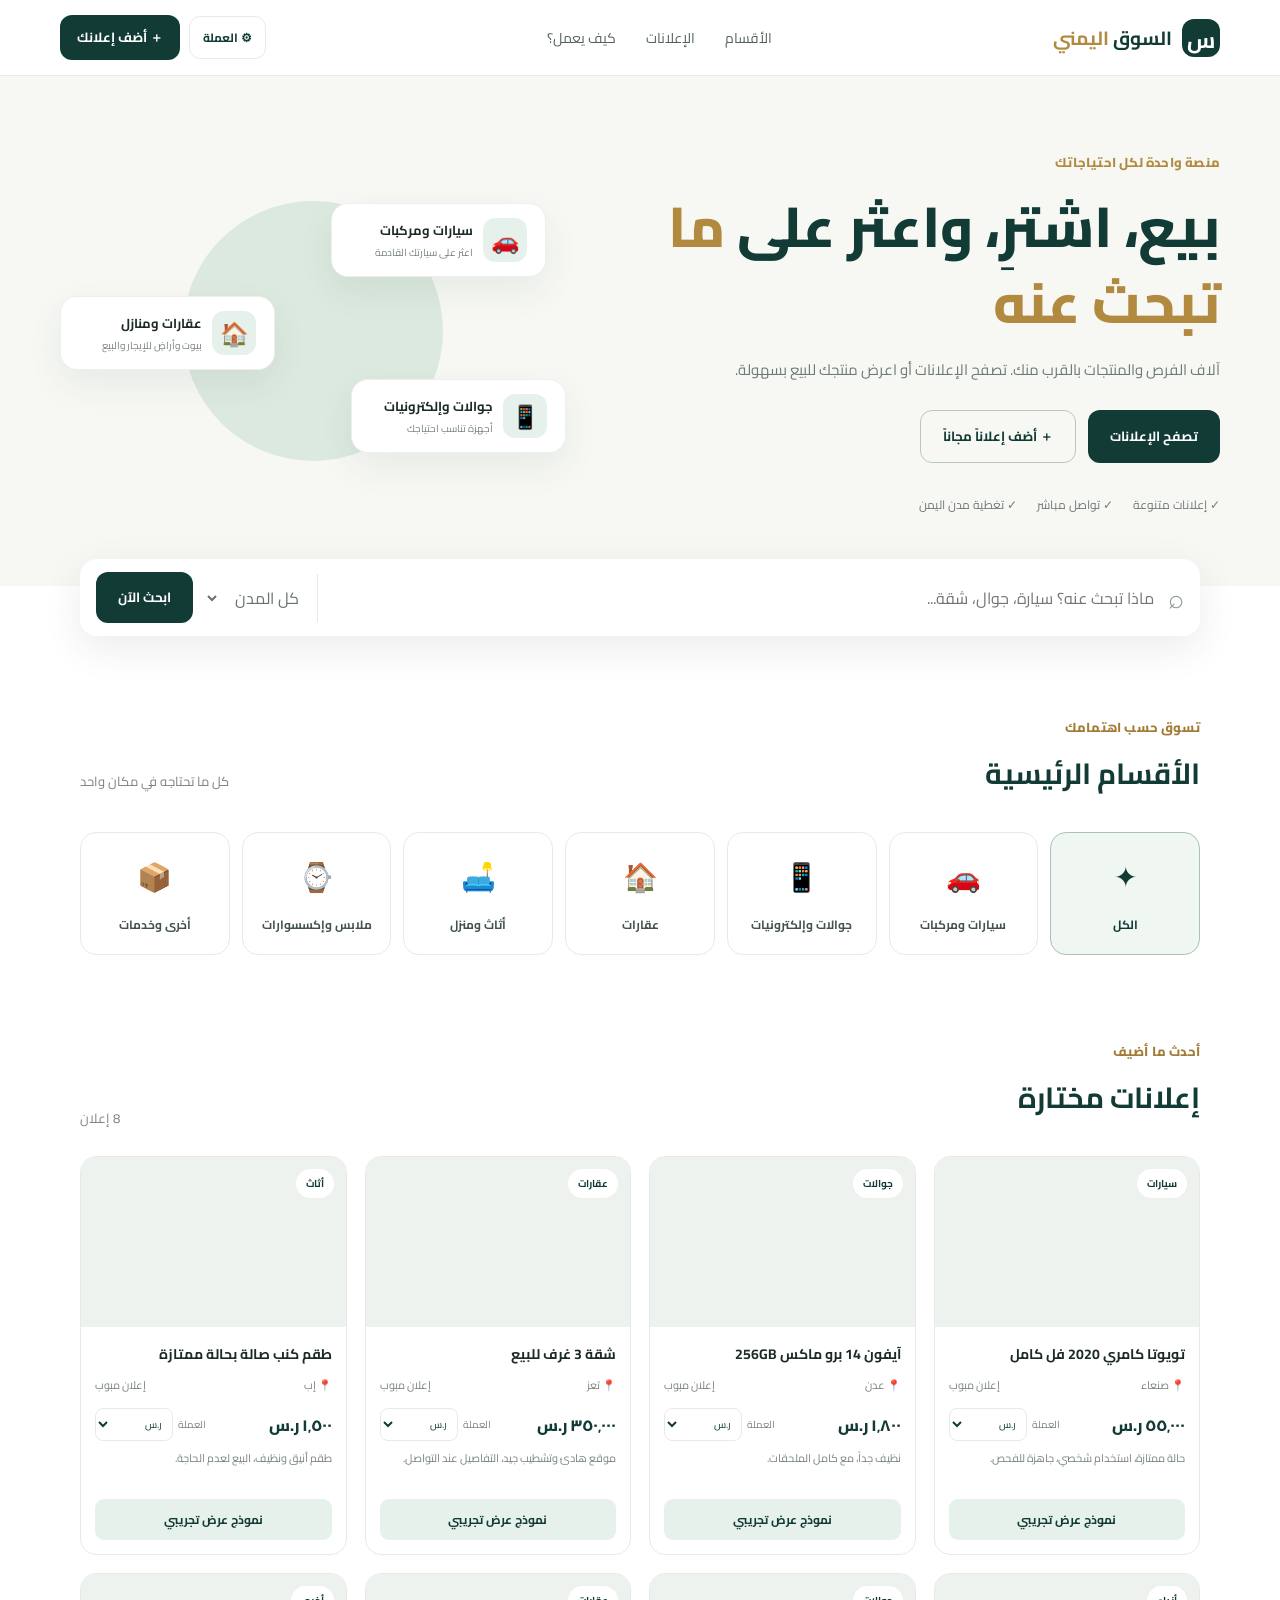
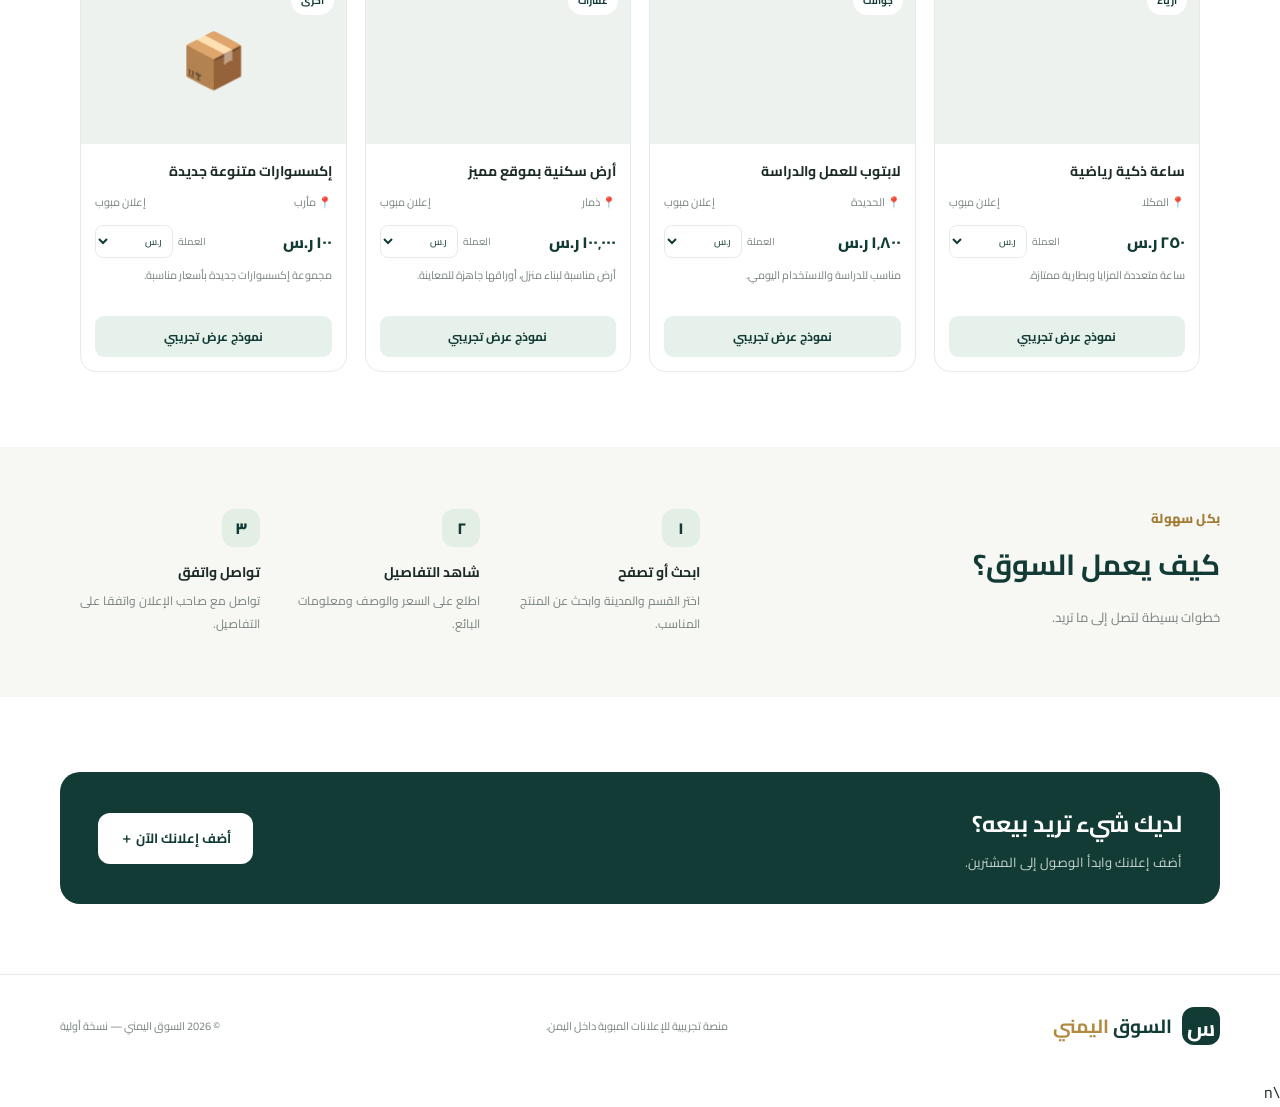
<file: marketplace/index.html>
<!doctype html>
<html lang="ar" dir="rtl">
<head>
<meta charset="utf-8"><meta name="viewport" content="width=device-width,initial-scale=1">
<meta name="theme-color" content="#123b35"><meta name="apple-mobile-web-app-capable" content="yes"><meta name="apple-mobile-web-app-status-bar-style" content="default"><meta name="apple-mobile-web-app-title" content="السوق اليمني"><link rel="manifest" href="manifest.webmanifest"><link rel="icon" href="icon.svg" type="image/svg+xml"><link rel="apple-touch-icon" href="icon.svg"><meta name="description" content="سوق إلكتروني للإعلانات المبوبة في اليمن">
<title>السوق اليمني | منصة البيع والشراء</title>
<link rel="preconnect" href="https://fonts.googleapis.com"><link href="https://fonts.googleapis.com/css2?family=Cairo:wght@400;500;600;700;800&display=swap" rel="stylesheet">
<link rel="stylesheet" href="style.css">
</head>
<body>
<header class="header"><a class="logo" href="#"><span class="logo-mark">س</span><span>السوق <b>اليمني</b></span></a><nav><a href="#categories">الأقسام</a><a href="#listings">الإعلانات</a><a href="#how">كيف يعمل؟</a></nav><div class="header-actions"><button class="currency-button" id="currency-settings" type="button">⚙ العملة</button><button class="primary small" id="top-add">＋ أضف إعلانك</button></div></header>
<main>
<section class="hero"><div class="hero-copy"><span class="eyebrow">منصة واحدة لكل احتياجاتك</span><h1>بيع، اشترِ، واعثر على <em>ما تبحث عنه</em></h1><p>آلاف الفرص والمنتجات بالقرب منك. تصفح الإعلانات أو اعرض منتجك للبيع بسهولة.</p><div class="hero-actions"><button class="primary" id="browse-btn">تصفح الإعلانات</button><button class="outline" id="hero-add">＋ أضف إعلاناً مجاناً</button></div><div class="trust"><span>✓ إعلانات متنوعة</span><span>✓ تواصل مباشر</span><span>✓ تغطية مدن اليمن</span></div></div><div class="hero-art"><div class="hero-card card-one"><span>🚗</span><b>سيارات ومركبات</b><small>اعثر على سيارتك القادمة</small></div><div class="hero-card card-two"><span>📱</span><b>جوالات وإلكترونيات</b><small>أجهزة تناسب احتياجك</small></div><div class="hero-card card-three"><span>🏠</span><b>عقارات ومنازل</b><small>بيوت وأراضٍ للإيجار والبيع</small></div><div class="hero-orb"></div></div></section>
<section class="search-wrap"><div class="search-box"><span>⌕</span><input id="search" type="search" placeholder="ماذا تبحث عنه؟ سيارة، جوال، شقة..." aria-label="بحث"><select id="city"><option value="">كل المدن</option><option>صنعاء</option><option>عدن</option><option>تعز</option><option>إب</option><option>الحديدة</option><option>المكلا</option><option>ذمار</option><option>مأرب</option></select><button class="primary" id="search-btn">ابحث الآن</button></div></section>
<section class="section" id="categories"><div class="section-heading"><div><span class="eyebrow dark">تسوق حسب اهتمامك</span><h2>الأقسام الرئيسية</h2></div><p>كل ما تحتاجه في مكان واحد</p></div><div class="categories" id="categories-grid">
<button class="category active" data-category="الكل"><span>✦</span><b>الكل</b></button><button class="category" data-category="سيارات"><span>🚗</span><b>سيارات ومركبات</b></button><button class="category" data-category="جوالات"><span>📱</span><b>جوالات وإلكترونيات</b></button><button class="category" data-category="عقارات"><span>🏠</span><b>عقارات</b></button><button class="category" data-category="أثاث"><span>🛋️</span><b>أثاث ومنزل</b></button><button class="category" data-category="أزياء"><span>⌚</span><b>ملابس وإكسسوارات</b></button><button class="category" data-category="أخرى"><span>📦</span><b>أخرى وخدمات</b></button>
</div></section>
<section class="section listings-section" id="listings"><div class="section-heading"><div><span class="eyebrow dark">أحدث ما أضيف</span><h2>إعلانات مختارة</h2></div><span class="count" id="count">0 إعلان</span></div><div class="listing-grid" id="listing-grid"></div><div class="empty hidden" id="empty">لا توجد إعلانات مطابقة. جرّب تغيير البحث أو القسم.</div></section>
<section class="how section" id="how"><div><span class="eyebrow dark">بكل سهولة</span><h2>كيف يعمل السوق؟</h2><p>خطوات بسيطة لتصل إلى ما تريد.</p></div><div class="steps"><article><span>١</span><h3>ابحث أو تصفح</h3><p>اختر القسم والمدينة وابحث عن المنتج المناسب.</p></article><article><span>٢</span><h3>شاهد التفاصيل</h3><p>اطلع على السعر والوصف ومعلومات البائع.</p></article><article><span>٣</span><h3>تواصل واتفق</h3><p>تواصل مع صاحب الإعلان واتفقا على التفاصيل.</p></article></div></section>
<section class="cta"><div><h2>لديك شيء تريد بيعه؟</h2><p>أضف إعلانك وابدأ الوصول إلى المشترين.</p></div><button class="light-button" id="cta-add">أضف إعلانك الآن ＋</button></section>
</main>
<footer><a class="logo" href="#"><span class="logo-mark">س</span><span>السوق <b>اليمني</b></span></a><p>منصة تجريبية للإعلانات المبوبة داخل اليمن.</p><small>© <span id="year"></span> السوق اليمني — نسخة أولية</small></footer>
<div class="modal hidden" id="currency-modal" role="dialog" aria-modal="true" aria-labelledby="currency-title"><div class="modal-panel currency-panel"><button class="close" id="close-currency" aria-label="إغلاق">×</button><span class="eyebrow dark">إعدادات العرض</span><h2 id="currency-title">اختيار العملة وسعر الصرف</h2><p class="muted">السعر الأصلي لكل إعلان يبقى بالريال السعودي. أدخل كم ريالاً يمنياً يساوي الريال السعودي الواحد.</p><form id="currency-form" class="form-grid"><label class="full">العملة المعروضة<select id="display-currency" name="currency"><option value="SAR">الريال السعودي (ر.س)</option><option value="YER_OLD">الريال اليمني القديم</option><option value="YER_NEW">الريال اليمني الجديد</option></select></label><label>سعر السعودي مقابل اليمني القديم<input id="old-rate" type="number" min="0" step="any" inputmode="decimal" placeholder="أدخل سعر الصرف"></label><label>سعر السعودي مقابل اليمني الجديد<input id="new-rate" type="number" min="0" step="any" inputmode="decimal" placeholder="أدخل سعر الصرف"></label><p class="form-note full">مثال توضيحي فقط: إذا كان 1 ريال سعودي = 140 ريالاً يمنياً قديماً، أدخل 140. حدّث الأسعار بنفسك عند تغيّر السوق.</p><button class="primary full" type="submit">حفظ الإعدادات</button><p class="form-note full" id="currency-note" aria-live="polite"></p></form></div></div>\n<div class="modal hidden" id="modal" role="dialog" aria-modal="true" aria-labelledby="modal-title"><div class="modal-panel"><button class="close" id="close-modal" aria-label="إغلاق">×</button><span class="eyebrow dark">انشر إعلانك</span><h2 id="modal-title">أضف منتجك إلى السوق</h2><p class="muted">املأ البيانات التالية. ستظهر الإضافة على هذا المتصفح في النسخة التجريبية.</p><form id="ad-form" class="form-grid"><label>عنوان الإعلان<input name="title" required maxlength="75" placeholder="مثال: آيفون 14 برو نظيف"></label><label>القسم<select name="category" required><option value="">اختر القسم</option><option>سيارات</option><option>جوالات</option><option>عقارات</option><option>أثاث</option><option>أزياء</option><option>أخرى</option></select></label><label>السعر<input name="price" required type="number" min="0" placeholder="السعر بالريال السعودي"></label><label>المدينة<select name="city" required><option value="">اختر المدينة</option><option>صنعاء</option><option>عدن</option><option>تعز</option><option>إب</option><option>الحديدة</option><option>المكلا</option><option>ذمار</option><option>مأرب</option><option>أخرى</option></select></label><label class="full">رقم التواصل<input name="phone" required inputmode="tel" placeholder="مثال: 7XXXXXXXX"></label><label class="full">وصف الإعلان<textarea name="description" rows="3" maxlength="500" placeholder="اكتب تفاصيل المنتج وحالته..."></textarea></label><label class="full">رابط صورة (اختياري)<input name="image" type="url" placeholder="https://..."></label><button class="primary full" type="submit">نشر الإعلان</button><p class="form-note full" id="form-note" aria-live="polite"></p></form></div></div>
<script src="app.js"></script>
<script>if ("serviceWorker" in navigator) { window.addEventListener("load", () => navigator.serviceWorker.register("./sw.js").catch(() => {})); }</script>
</body></html>
</file>
<file: marketplace/style.css>
:root{--green:#123b35;--green2:#1d5a4d;--mint:#e7f1eb;--cream:#f7f8f4;--ink:#1c2b27;--muted:#78837e;--line:#e7ebe7;--gold:#e6b75a}*{box-sizing:border-box}html{scroll-behavior:smooth}body{margin:0;background:#fff;color:var(--ink);font-family:'Cairo',sans-serif}.header{height:76px;padding:0 max(calc((100% - 1160px)/2),24px);display:flex;align-items:center;justify-content:space-between;border-bottom:1px solid var(--line);background:#fff;position:sticky;top:0;z-index:5}.logo{display:flex;align-items:center;gap:10px;text-decoration:none;color:var(--green);font-size:19px;font-weight:700}.logo b{color:#b18a3f}.logo-mark{width:38px;height:38px;background:var(--green);color:white;border-radius:12px;display:grid;place-items:center;font-size:22px}.header nav{display:flex;gap:30px}.header nav a{color:#52615b;text-decoration:none;font-size:14px}.primary,.outline,.light-button{border:0;border-radius:12px;padding:13px 22px;font-family:inherit;font-weight:700;cursor:pointer;transition:.2s}.primary{background:var(--green);color:white}.primary:hover{background:var(--green2);transform:translateY(-1px)}.small{padding:10px 17px}.hero{background:var(--cream);min-height:450px;padding:70px max(calc((100% - 1160px)/2),24px);display:grid;grid-template-columns:1.1fr .9fr;align-items:center;gap:35px;overflow:hidden}.eyebrow{color:#b18a3f;font-size:13px;font-weight:800;letter-spacing:.2px}.eyebrow.dark{color:#a27b35}.hero h1{font-size:clamp(35px,5vw,56px);line-height:1.35;margin:13px 0;color:var(--green);font-weight:800}.hero h1 em{font-style:normal;color:#b18a3f}.hero-copy>p{color:#6e7a74;max-width:520px;line-height:2;font-size:15px}.hero-actions{display:flex;gap:12px;margin-top:25px}.outline{background:transparent;border:1px solid #b8c8bf;color:var(--green)}.trust{display:flex;gap:20px;margin-top:30px;color:#6e7a74;font-size:12px;flex-wrap:wrap}.hero-art{height:300px;position:relative;display:grid;place-items:center}.hero-orb{width:260px;height:260px;border-radius:50%;background:#dce9df;position:absolute}.hero-card{position:absolute;z-index:1;background:#fff;border:1px solid #edf0ec;box-shadow:0 14px 35px #173c3012;border-radius:17px;padding:14px 18px;display:grid;grid-template-columns:44px auto;column-gap:10px;min-width:215px}.hero-card span{grid-row:span 2;width:44px;height:44px;border-radius:12px;background:var(--mint);display:grid;place-items:center;font-size:23px}.hero-card b{font-size:13px}.hero-card small{color:var(--muted);font-size:10px}.card-one{top:22px;right:4%}.card-two{bottom:28px;right:0}.card-three{top:115px;left:0}.search-wrap{max-width:1160px;margin:-27px auto 0;position:relative;padding:0 20px}.search-box{display:flex;align-items:center;gap:12px;padding:13px 16px;background:#fff;border-radius:17px;box-shadow:0 12px 38px #172e2417}.search-box>span{font-size:27px;color:#8c9991}.search-box input{flex:1;min-width:100px;border:0;outline:0;font:inherit}.search-box select{border:0;border-right:1px solid var(--line);padding:8px 14px;font:inherit;color:#66736c;background:white}.section{max-width:1160px;margin:75px auto;padding:0 20px}.section-heading{display:flex;justify-content:space-between;align-items:end;margin-bottom:26px}.section-heading h2,.how h2{font-size:29px;color:var(--green);margin:5px 0}.section-heading p,.how>div>p{color:var(--muted);font-size:13px}.categories{display:grid;grid-template-columns:repeat(7,1fr);gap:12px}.category{border:1px solid var(--line);background:#fff;border-radius:16px;padding:18px 8px;display:flex;flex-direction:column;align-items:center;gap:10px;font-family:inherit;cursor:pointer;color:#43534b;transition:.2s}.category span{font-size:28px}.category b{font-size:12px}.category:hover,.category.active{border-color:#a9c4b4;background:#f0f6f1;color:var(--green)}.listings-section{margin-top:80px}.count,.muted{color:var(--muted);font-size:13px}.listing-grid{display:grid;grid-template-columns:repeat(4,1fr);gap:18px}.listing{border:1px solid var(--line);border-radius:16px;overflow:hidden;background:white;transition:.2s}.listing:hover{transform:translateY(-4px);box-shadow:0 12px 30px #173c3010}.listing-image{height:170px;background:#edf2ee;position:relative;display:grid;place-items:center;overflow:hidden}.listing-image img{width:100%;height:100%;object-fit:cover}.listing-image .emoji{font-size:54px}.tag{position:absolute;top:12px;right:12px;background:#fff;padding:5px 10px;border-radius:20px;font-size:10px;font-weight:700;color:var(--green)}.listing-body{padding:14px}.listing-body h3{font-size:14px;margin:0 0 8px;white-space:nowrap;overflow:hidden;text-overflow:ellipsis}.listing-meta{display:flex;justify-content:space-between;color:var(--muted);font-size:11px}.listing-price{color:var(--green);font-weight:800;font-size:16px;margin-top:13px}.listing-desc{color:#77837c;font-size:11px;line-height:1.8;margin-top:8px;min-height:38px}.contact{display:block;text-align:center;background:var(--mint);color:var(--green);padding:9px;border-radius:9px;text-decoration:none;font-size:12px;font-weight:700;margin-top:12px}.empty{text-align:center;padding:35px;color:var(--muted);background:var(--cream);border-radius:14px}.hidden{display:none!important}.how{background:var(--cream);max-width:none;padding:55px max(calc((100% - 1160px)/2),24px);display:flex;justify-content:space-between;gap:40px;align-items:center}.steps{display:grid;grid-template-columns:repeat(3,1fr);gap:20px;max-width:690px}.steps article{max-width:200px}.steps article>span{display:grid;place-items:center;width:38px;height:38px;border-radius:12px;background:#e3eee5;color:var(--green);font-weight:800}.steps h3{font-size:14px;margin:12px 0 5px}.steps p{font-size:12px;line-height:1.9;color:var(--muted);margin:0}.cta{max-width:1160px;margin:70px auto;padding:30px 38px;border-radius:20px;background:var(--green);color:#fff;display:flex;justify-content:space-between;align-items:center}.cta h2{margin:0 0 5px;font-size:23px}.cta p{margin:0;color:#c8d8d0;font-size:13px}.light-button{background:#fff;color:var(--green)}footer{padding:30px max(calc((100% - 1160px)/2),24px);border-top:1px solid var(--line);display:flex;align-items:center;justify-content:space-between;gap:15px;flex-wrap:wrap}footer p,footer small{font-size:11px;color:var(--muted)}.modal{position:fixed;inset:0;background:#0b211dcc;z-index:10;display:grid;place-items:center;padding:18px;overflow:auto}.modal-panel{background:white;border-radius:20px;padding:30px;width:min(600px,100%);position:relative;margin:auto}.close{position:absolute;left:18px;top:12px;border:0;background:#f1f4f1;border-radius:50%;width:34px;height:34px;font-size:23px;cursor:pointer}.modal-panel h2{margin:5px 0;color:var(--green)}.modal-panel>p{margin-top:0}.form-grid{display:grid;grid-template-columns:1fr 1fr;gap:13px;margin-top:20px}.form-grid label{font-size:12px;font-weight:700;color:#53625a}.form-grid input,.form-grid select,.form-grid textarea{width:100%;display:block;margin-top:6px;padding:11px;border:1px solid var(--line);border-radius:10px;font:inherit;font-size:13px;outline-color:#91b5a1;background:white}.form-grid .full{grid-column:1/-1}.form-note{margin:0;color:var(--green);font-size:12px}@media(max-width:850px){.header nav{display:none}.hero{grid-template-columns:1fr;padding-top:48px;padding-bottom:55px}.hero-art{height:240px}.hero-orb{width:210px;height:210px}.categories{grid-template-columns:repeat(4,1fr)}.listing-grid{grid-template-columns:repeat(2,1fr)}.how{display:block}.steps{margin-top:25px;max-width:none}.cta{margin:45px 20px}}@media(max-width:520px){.header{height:65px;padding:0 15px}.logo{font-size:16px}.logo-mark{width:33px;height:33px}.header .small{font-size:11px;padding:9px 11px}.hero{padding:42px 20px 55px}.hero h1{font-size:36px}.hero-art{height:220px}.hero-card{min-width:180px;padding:10px}.card-three{left:-5px}.search-box{flex-wrap:wrap}.search-box input{min-width:70%;}.search-box select{flex:1}.search-box .primary{flex:1}.section{margin:55px auto}.categories{grid-template-columns:repeat(2,1fr)}.category{padding:14px 6px}.listing-grid{gap:10px}.listing-image{height:125px}.listing-body{padding:10px}.listing-body h3{font-size:12px}.listing-price{font-size:14px}.how{padding:40px 20px}.steps{grid-template-columns:1fr;gap:17px}.steps article{max-width:none}.cta{padding:24px;display:block}.cta button{margin-top:18px}.form-grid{grid-template-columns:1fr}.form-grid .full{grid-column:auto}.modal-panel{padding:24px 18px}}
.header-actions{display:flex;align-items:center;gap:9px}.currency-button{border:1px solid var(--line);background:#fff;color:var(--green);border-radius:11px;padding:9px 13px;font:inherit;font-size:12px;font-weight:700;cursor:pointer}.currency-button:hover{background:var(--mint)}.currency-panel{max-width:560px}.currency-panel .form-note{line-height:1.8}
@media(max-width:520px){.header-actions{gap:6px}.currency-button{font-size:11px;padding:8px 9px}}

.listing-price-row{display:flex;align-items:center;justify-content:space-between;gap:8px;margin-top:13px}.listing-price-row .listing-price{margin-top:0}.listing-currency-wrap{display:flex;align-items:center;gap:5px;color:var(--muted);font-size:10px;white-space:nowrap}.listing-currency{max-width:105px;border:1px solid var(--line);border-radius:8px;padding:5px 6px;background:#fff;color:var(--green);font-family:inherit;font-size:10px;outline-color:#91b5a1}
@media(max-width:520px){.listing-price-row{gap:4px}.listing-currency-wrap{font-size:9px}.listing-currency{max-width:90px;font-size:9px;padding:5px 3px}}
</file>
